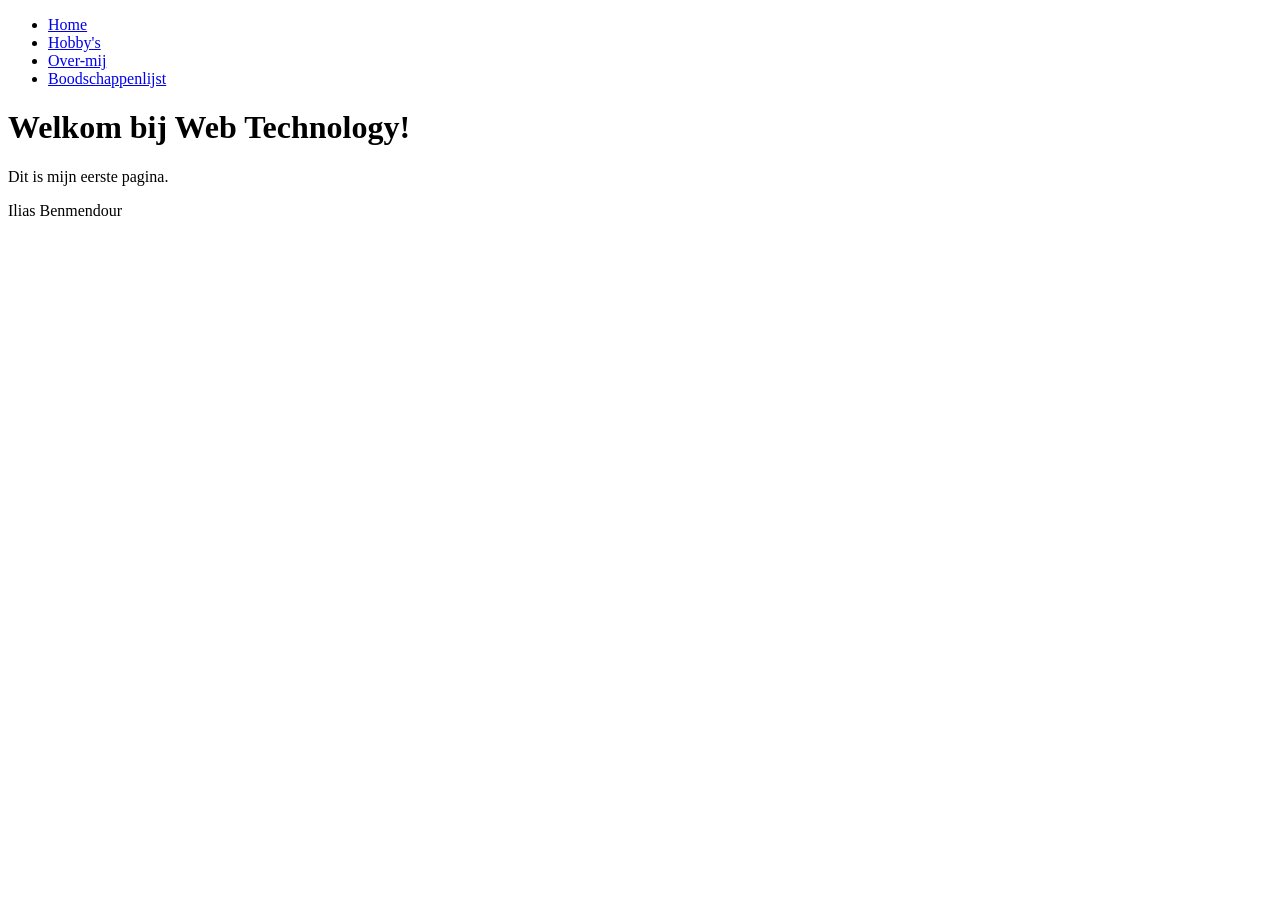
<file: labo-01/index.html>
<!doctype html>
<html lang="nl">    
<head>
    <meta  charset="utf-8">
    <meta name="viewport" content="width=device-width, initial-scale=1">
    <title> Mijn eerste pagina</title>
</head>
    <body>
     <header>
        <nav>
            <ul>
                <li><a href="index.html">Home</a></li>
                <li><a href="hobby.html">Hobby's</a></li>
                <li><a href="over-mij.html">Over-mij</a></li>
                <li><a href="boodschappen.html">Boodschappenlijst</a></li>
            </ul>
        </nav>
    </header>
        <h1>Welkom bij Web Technology!</h1>
        <p>Dit is mijn eerste pagina.</p>
    <footer>
        <p>Ilias Benmendour</p>
    </footer>
    </body>
  </html>
</file>
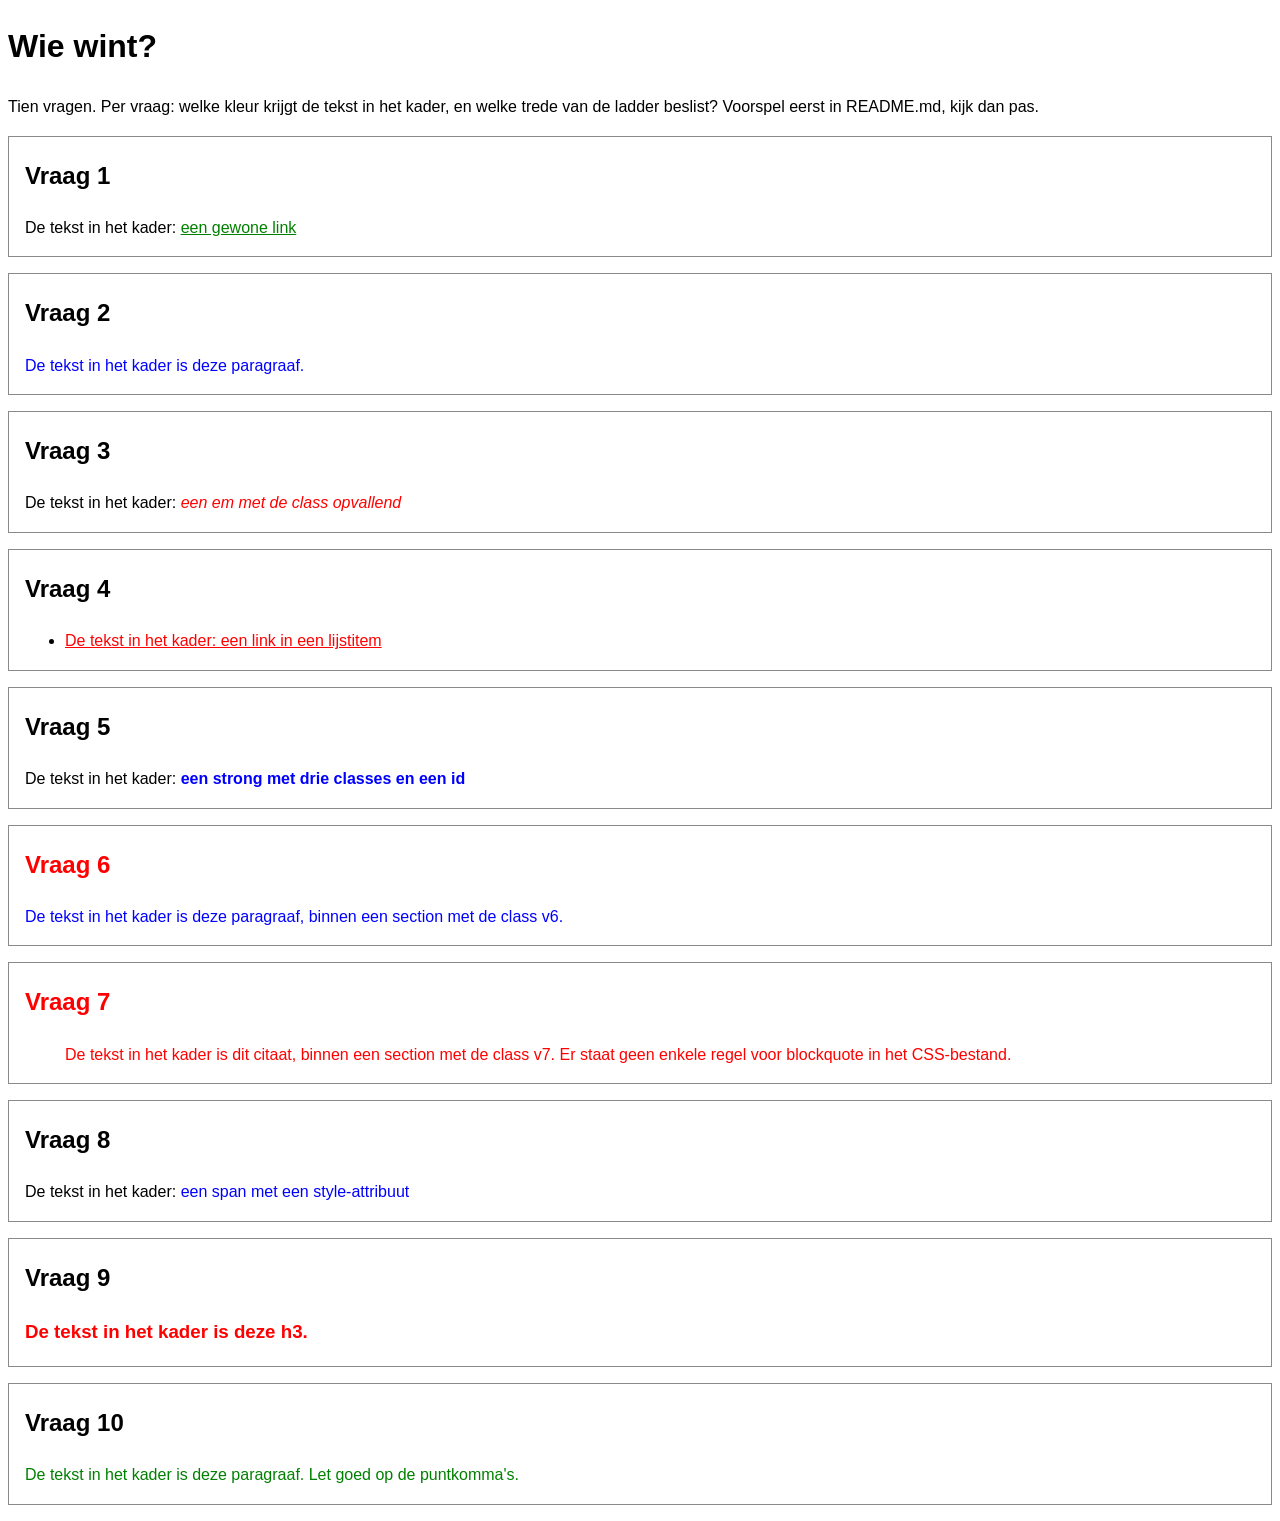
<file: labo-02/cascade/index.html>
<!-- index.html - oefening 3: voorspel, dan kijk. Wijzig dit bestand niet. -->
<!doctype html>
<html lang="nl">
  <head>
    <meta charset="utf-8">
    <meta name="viewport" content="width=device-width, initial-scale=1">
    <title>Wie wint? Tien vragen over de cascade</title>
    <link rel="stylesheet" href="css/stijl.css">
  </head>
  <body>
    <h1>Wie wint?</h1>
    <p>Tien vragen. Per vraag: welke kleur krijgt de tekst in het kader, en welke trede van de ladder beslist? Voorspel eerst in README.md, kijk dan pas.</p>

    <section class="vraag v1">
      <h2>Vraag 1</h2>
      <p>De tekst in het kader: <a href="#">een gewone link</a></p>
    </section>

    <section class="vraag v2">
      <h2>Vraag 2</h2>
      <p class="v2-tekst">De tekst in het kader is deze paragraaf.</p>
    </section>

    <section class="vraag v3">
      <h2>Vraag 3</h2>
      <p>De tekst in het kader: <em class="opvallend">een em met de class opvallend</em></p>
    </section>

    <section class="vraag v4">
      <h2>Vraag 4</h2>
      <ul>
        <li><a href="#">De tekst in het kader: een link in een lijstitem</a></li>
      </ul>
    </section>

    <section class="vraag v5">
      <h2>Vraag 5</h2>
      <p>De tekst in het kader: <strong class="een twee drie" id="v5-tekst">een strong met drie classes en een id</strong></p>
    </section>

    <section class="vraag v6">
      <h2>Vraag 6</h2>
      <p class="v6-tekst">De tekst in het kader is deze paragraaf, binnen een section met de class v6.</p>
    </section>

    <section class="vraag v7">
      <h2>Vraag 7</h2>
      <blockquote>De tekst in het kader is dit citaat, binnen een section met de class v7. Er staat geen enkele regel voor blockquote in het CSS-bestand.</blockquote>
    </section>

    <section class="vraag v8">
      <h2>Vraag 8</h2>
      <p>De tekst in het kader: <span class="v8-tekst" style="color: blue">een span met een style-attribuut</span></p>
    </section>

    <section class="vraag v9">
      <h2>Vraag 9</h2>
      <h3 class="v9-tekst">De tekst in het kader is deze h3.</h3>
    </section>

    <section class="vraag v10">
      <h2>Vraag 10</h2>
      <p class="v10-tekst">De tekst in het kader is deze paragraaf. Let goed op de puntkomma's.</p>
    </section>
  </body>
</html>
</file>
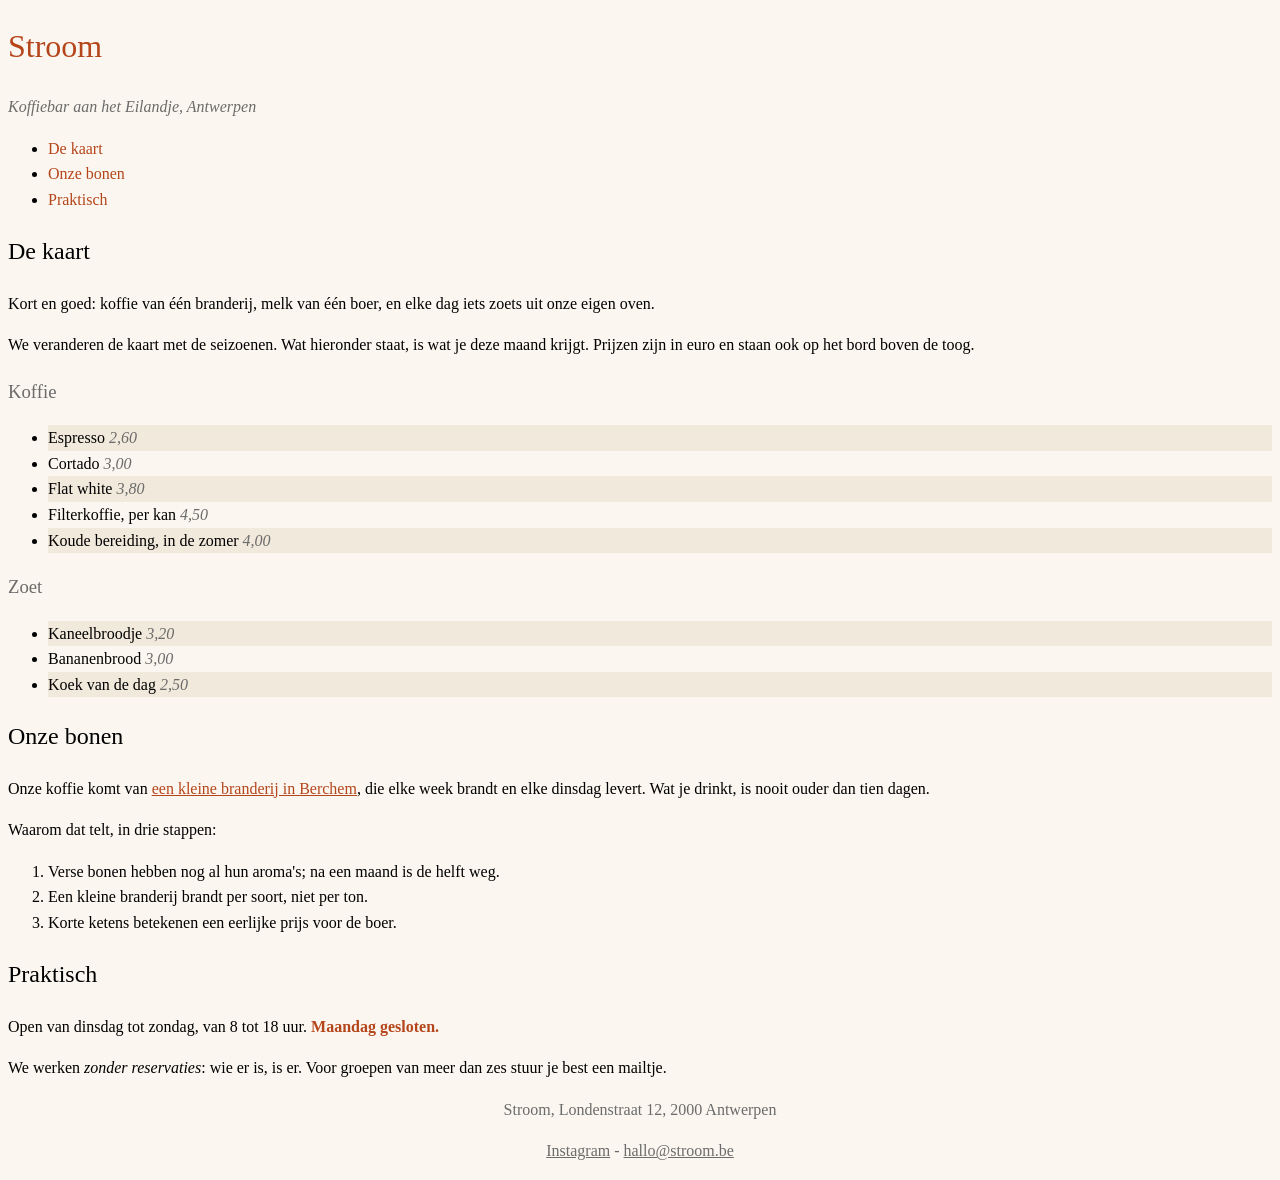
<file: labo-02/nabouw/index.html>
<!-- index.html - nabouw labo 2. Dit bestand mag je NIET wijzigen: geen class erbij, geen element verplaatst, geen style-attribuut. Jij schrijft css/stijl.css. -->
<!--
  Wat het screenshot niet kan tonen (hover en focus):
  - links in de navigatie: accentkleur, vet, geen onderstreping;
    bij hover en focus: inktkleur en onderstreept
  - links in main: accentkleur, onderstreept;
    bij hover en focus: papierkleur op een achtergrond in de accentkleur
  - links in de footer: gedempte kleur; bij hover en focus: accentkleur
-->
<!doctype html>
<html lang="nl">
  <head>
    <meta charset="utf-8">
    <meta name="viewport" content="width=device-width, initial-scale=1">
    <title>Stroom - koffiebar aan het Eilandje</title>
    <link rel="stylesheet" href="css/stijl.css">
  </head>
  <body>
    <header>
      <h1>Stroom</h1>
      <p class="slogan">Koffiebar aan het Eilandje, Antwerpen</p>
      <nav>
        <ul>
          <li><a href="#kaart">De kaart</a></li>
          <li><a href="#bonen">Onze bonen</a></li>
          <li><a href="#praktisch">Praktisch</a></li>
        </ul>
      </nav>
    </header>

    <main>
      <article>
        <h2 id="kaart">De kaart</h2>
        <p class="intro">Kort en goed: koffie van één branderij, melk van één boer, en elke dag iets zoets uit onze eigen oven.</p>
        <p>We veranderen de kaart met de seizoenen. Wat hieronder staat, is wat je deze maand krijgt. Prijzen zijn in euro en staan ook op het bord boven de toog.</p>

        <h3>Koffie</h3>
        <ul class="kaart">
          <li>Espresso <span class="prijs">2,60</span></li>
          <li>Cortado <span class="prijs">3,00</span></li>
          <li>Flat white <span class="prijs">3,80</span></li>
          <li>Filterkoffie, per kan <span class="prijs">4,50</span></li>
          <li>Koude bereiding, in de zomer <span class="prijs">4,00</span></li>
        </ul>

        <h3>Zoet</h3>
        <ul class="kaart">
          <li>Kaneelbroodje <span class="prijs">3,20</span></li>
          <li>Bananenbrood <span class="prijs">3,00</span></li>
          <li>Koek van de dag <span class="prijs">2,50</span></li>
        </ul>

        <h2 id="bonen">Onze bonen</h2>
        <p>Onze koffie komt van <a href="https://www.example.be">een kleine branderij in Berchem</a>, die elke week brandt en elke dinsdag levert. Wat je drinkt, is nooit ouder dan tien dagen.</p>
        <p>Waarom dat telt, in drie stappen:</p>
        <ol>
          <li>Verse bonen hebben nog al hun aroma's; na een maand is de helft weg.</li>
          <li>Een kleine branderij brandt per soort, niet per ton.</li>
          <li>Korte ketens betekenen een eerlijke prijs voor de boer.</li>
        </ol>

        <h2 id="praktisch">Praktisch</h2>
        <p>Open van dinsdag tot zondag, van 8 tot 18 uur. <strong>Maandag gesloten.</strong></p>
        <p>We werken <em>zonder reservaties</em>: wie er is, is er. Voor groepen van meer dan zes stuur je best een mailtje.</p>
      </article>
    </main>

    <footer>
      <p>Stroom, Londenstraat 12, 2000 Antwerpen</p>
      <p><a href="https://www.instagram.com">Instagram</a> - <a href="mailto:hallo@stroom.be">hallo@stroom.be</a></p>
    </footer>
  </body>
</html>
</file>
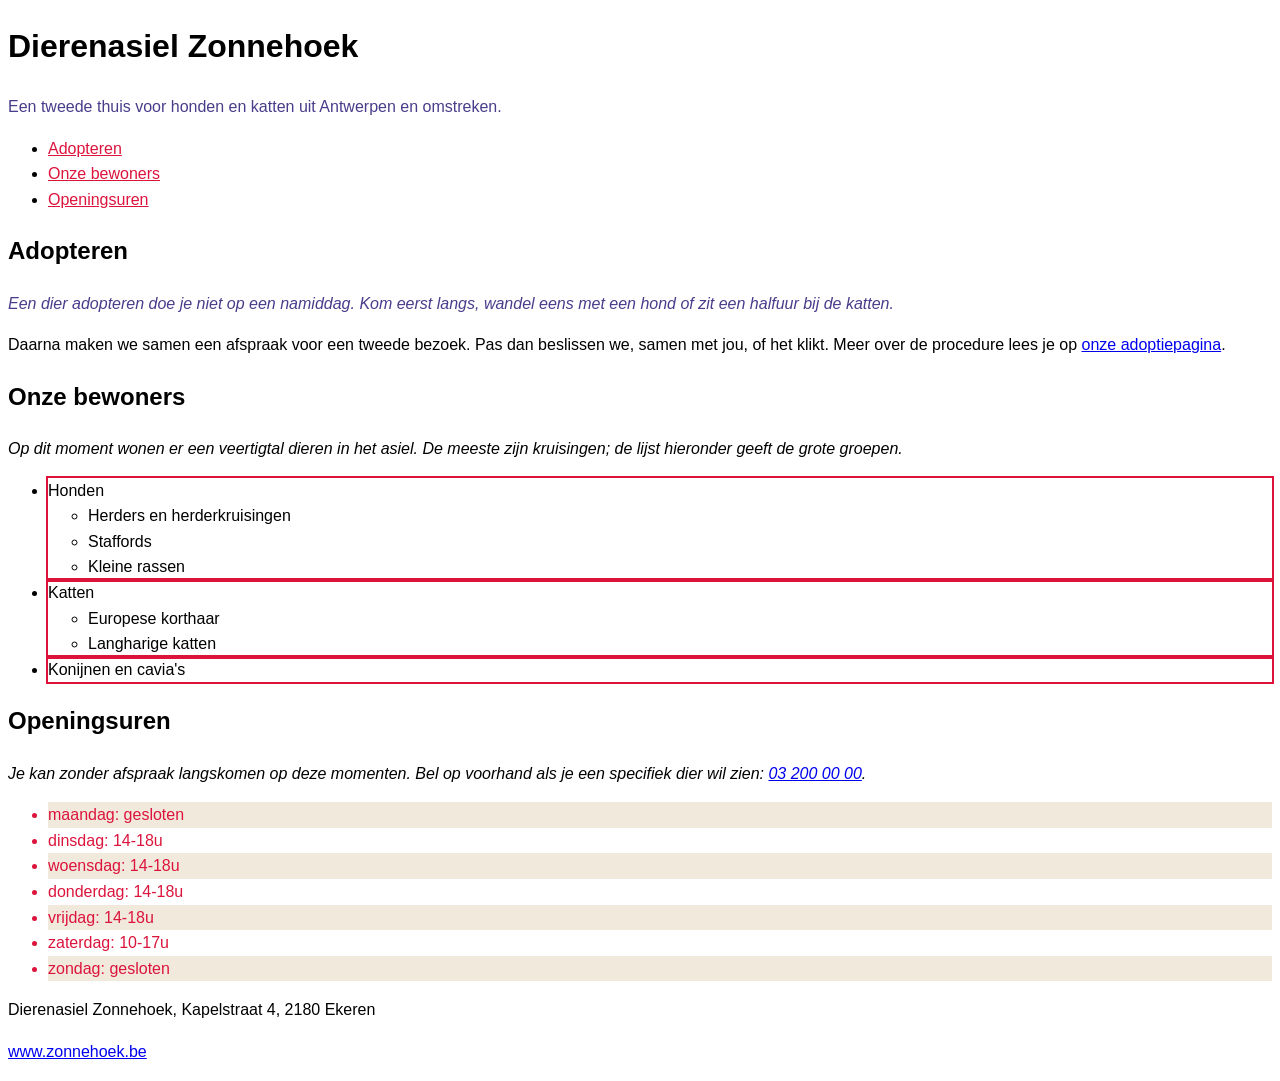
<file: labo-02/selectors/index.html>
<!-- index.html - oefening 2: selectors. Wijzig dit bestand niet; alles wat je nodig hebt, staat erin. -->
<!doctype html>
<html lang="nl">
  <head>
    <meta charset="utf-8">
    <meta name="viewport" content="width=device-width, initial-scale=1">
    <title>Dierenasiel Zonnehoek</title>
    <link rel="stylesheet" href="css/stijl.css">
  </head>
  <body>
    <header>
      <h1>Dierenasiel Zonnehoek</h1>
      <p class="slogan">Een tweede thuis voor honden en katten uit Antwerpen en omstreken.</p>
      <nav>
        <ul>
          <li><a href="#adopteren">Adopteren</a></li>
          <li><a href="#rassen">Onze bewoners</a></li>
          <li><a href="#uren">Openingsuren</a></li>
        </ul>
      </nav>
    </header>

    <main>
      <article>
        <h2 id="adopteren">Adopteren</h2>
        <p class="intro">Een dier adopteren doe je niet op een namiddag. Kom eerst langs, wandel eens met een hond of zit een halfuur bij de katten.</p>
        <p>Daarna maken we samen een afspraak voor een tweede bezoek. Pas dan beslissen we, samen met jou, of het klikt. Meer over de procedure lees je op <a href="https://www.zonnehoek.be/adoptie">onze adoptiepagina</a>.</p>

        <h2 id="rassen">Onze bewoners</h2>
        <p>Op dit moment wonen er een veertigtal dieren in het asiel. De meeste zijn kruisingen; de lijst hieronder geeft de grote groepen.</p>
        <ul class="rassen">
          <li>Honden
            <ul>
              <li>Herders en herderkruisingen</li>
              <li>Staffords</li>
              <li>Kleine rassen</li>
            </ul>
          </li>
          <li>Katten
            <ul>
              <li>Europese korthaar</li>
              <li>Langharige katten</li>
            </ul>
          </li>
          <li>Konijnen en cavia's</li>
        </ul>

        <h2 id="uren">Openingsuren</h2>
        <p>Je kan zonder afspraak langskomen op deze momenten. Bel op voorhand als je een specifiek dier wil zien: <a href="tel:+3232000000">03 200 00 00</a>.</p>
        <ul class="uren">
          <li>maandag: gesloten</li>
          <li>dinsdag: 14-18u</li>
          <li>woensdag: 14-18u</li>
          <li>donderdag: 14-18u</li>
          <li>vrijdag: 14-18u</li>
          <li>zaterdag: 10-17u</li>
          <li>zondag: gesloten</li>
        </ul>
      </article>
    </main>

    <footer>
      <p>Dierenasiel Zonnehoek, Kapelstraat 4, 2180 Ekeren</p>
      <p><a href="https://www.zonnehoek.be">www.zonnehoek.be</a></p>
    </footer>
  </body>
</html>
</file>
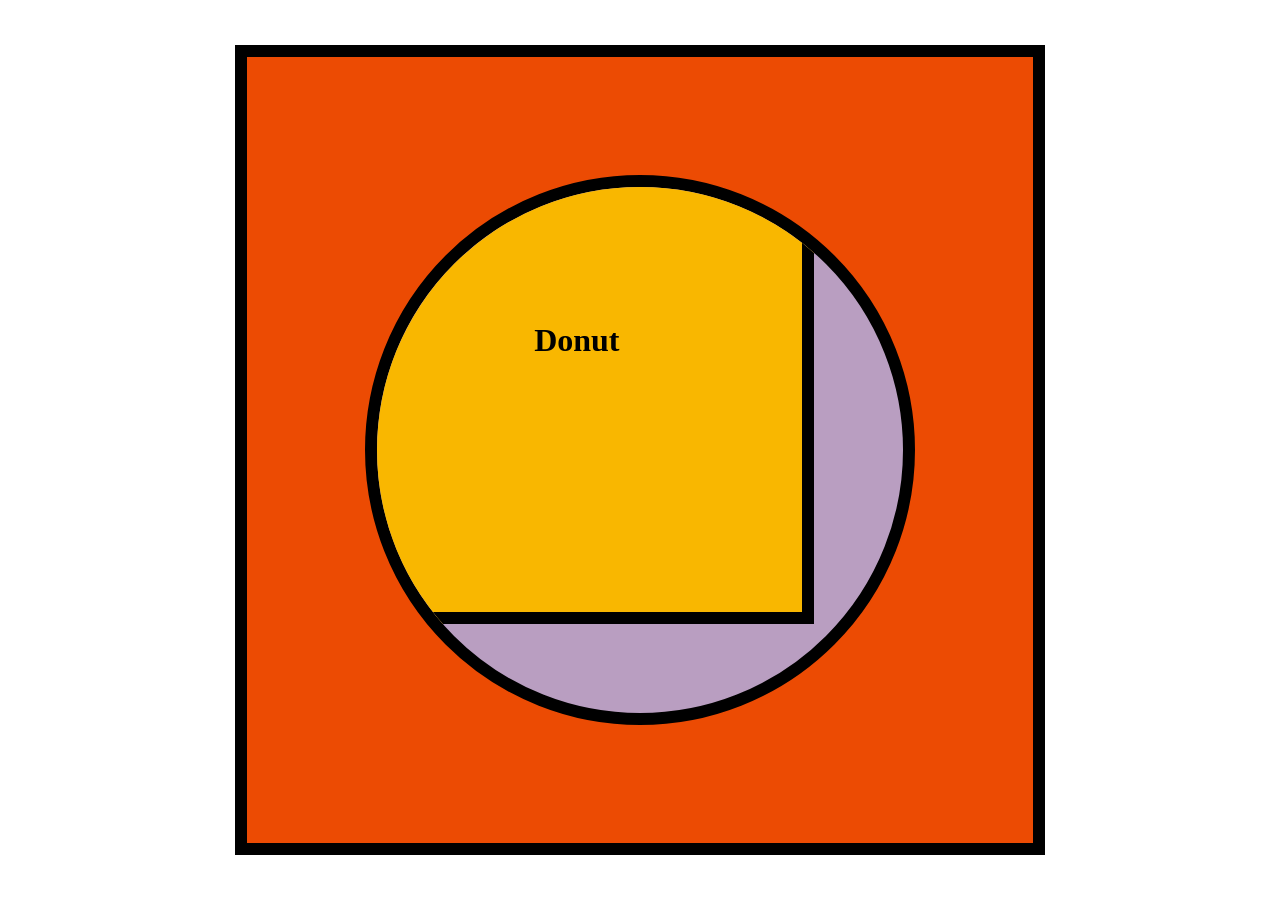
<file: labo-03/donut/index.html>
<!doctype html>
<html lang="en">
<head>
  <meta charset="utf-8">
  <meta name="viewport" content="width=device-width, initial-scale=1">
  <title>Labo 3 - Donut</title>
  <link rel="stylesheet" href="css/reset.css">
  <link rel="stylesheet" href="css/stijl.css">
</head>
<body>
  <!-- Do not change this file. Write your CSS in css/stijl.css. -->
  <main>
    <div>
      <h1>Donut</h1>
    </div>
  </main>
</body>
</html>
</file>
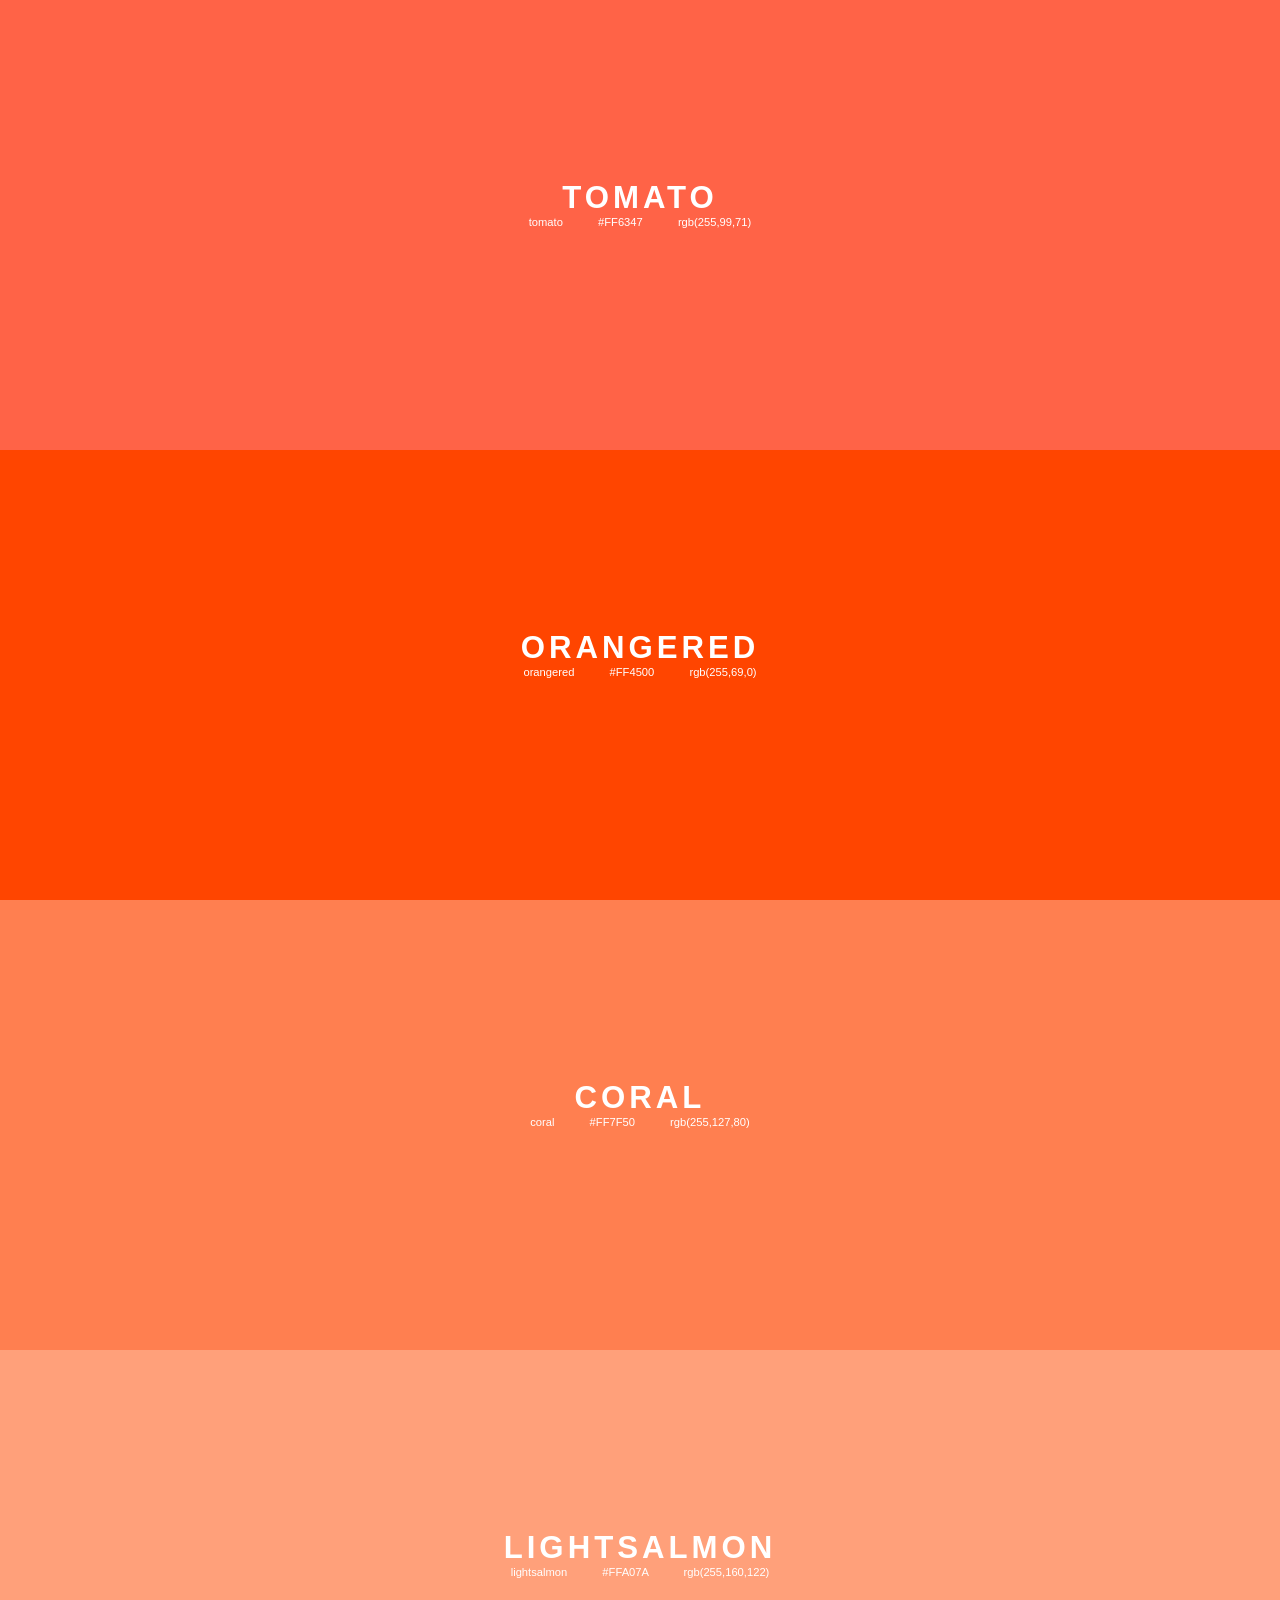
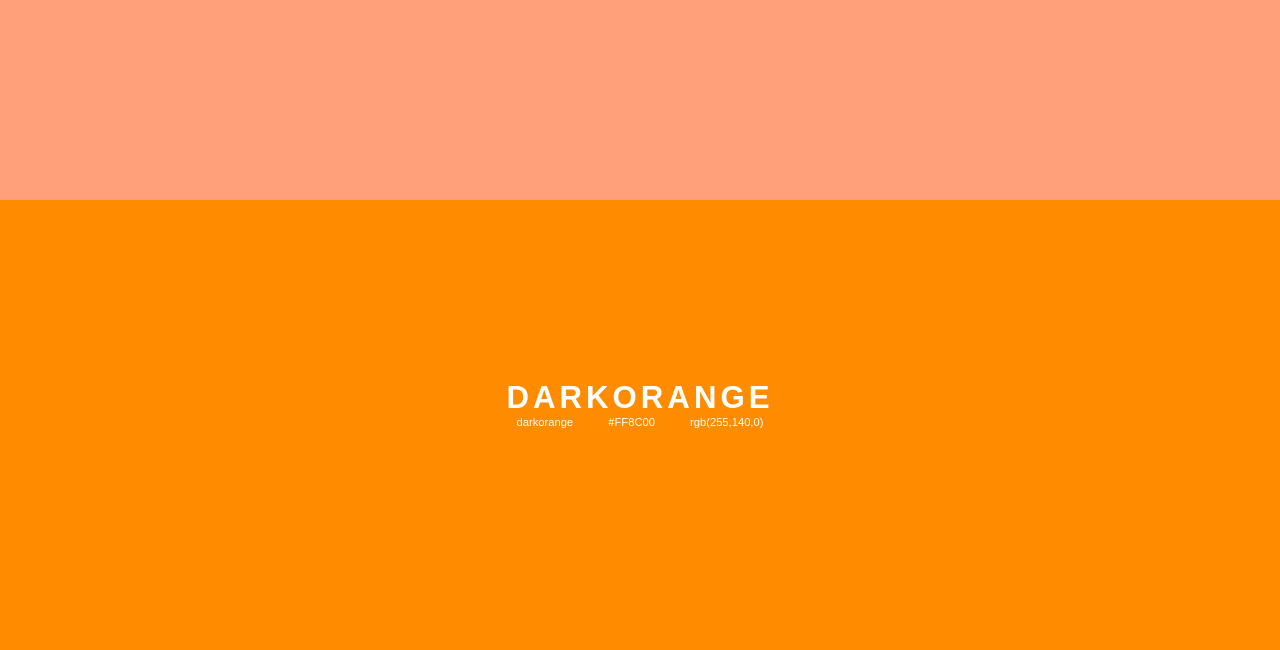
<file: labo-03/kleuren/index.html>
<!doctype html>
<html lang="en">
<head>
  <meta charset="utf-8">
  <meta name="viewport" content="width=device-width, initial-scale=1">
  <title>Labo 3 - Kleurenstalen</title>
  <link rel="stylesheet" href="css/reset.css">
  <link rel="stylesheet" href="css/stijl.css">
</head>
<body>
  <!-- Do not change this file. Write your CSS in css/stijl.css. -->
  <ul>
    <li class="tomato">
      <h2>TOMATO</h2>
      <p class="codes"><span>tomato</span> <span>#FF6347</span> <span>rgb(255,99,71)</span></p>
    </li>
    <li class="orangered">
      <h2>ORANGERED</h2>
      <p class="codes"><span>orangered</span> <span>#FF4500</span> <span>rgb(255,69,0)</span></p>
    </li>
    <li class="coral">
      <h2>CORAL</h2>
      <p class="codes"><span>coral</span> <span>#FF7F50</span> <span>rgb(255,127,80)</span></p>
    </li>
    <li class="lightsalmon">
      <h2>LIGHTSALMON</h2>
      <p class="codes"><span>lightsalmon</span> <span>#FFA07A</span> <span>rgb(255,160,122)</span></p>
    </li>
    <li class="darkorange">
      <h2>DARKORANGE</h2>
      <p class="codes"><span>darkorange</span> <span>#FF8C00</span> <span>rgb(255,140,0)</span></p>
    </li>
  </ul>
</body>
</html>
</file>
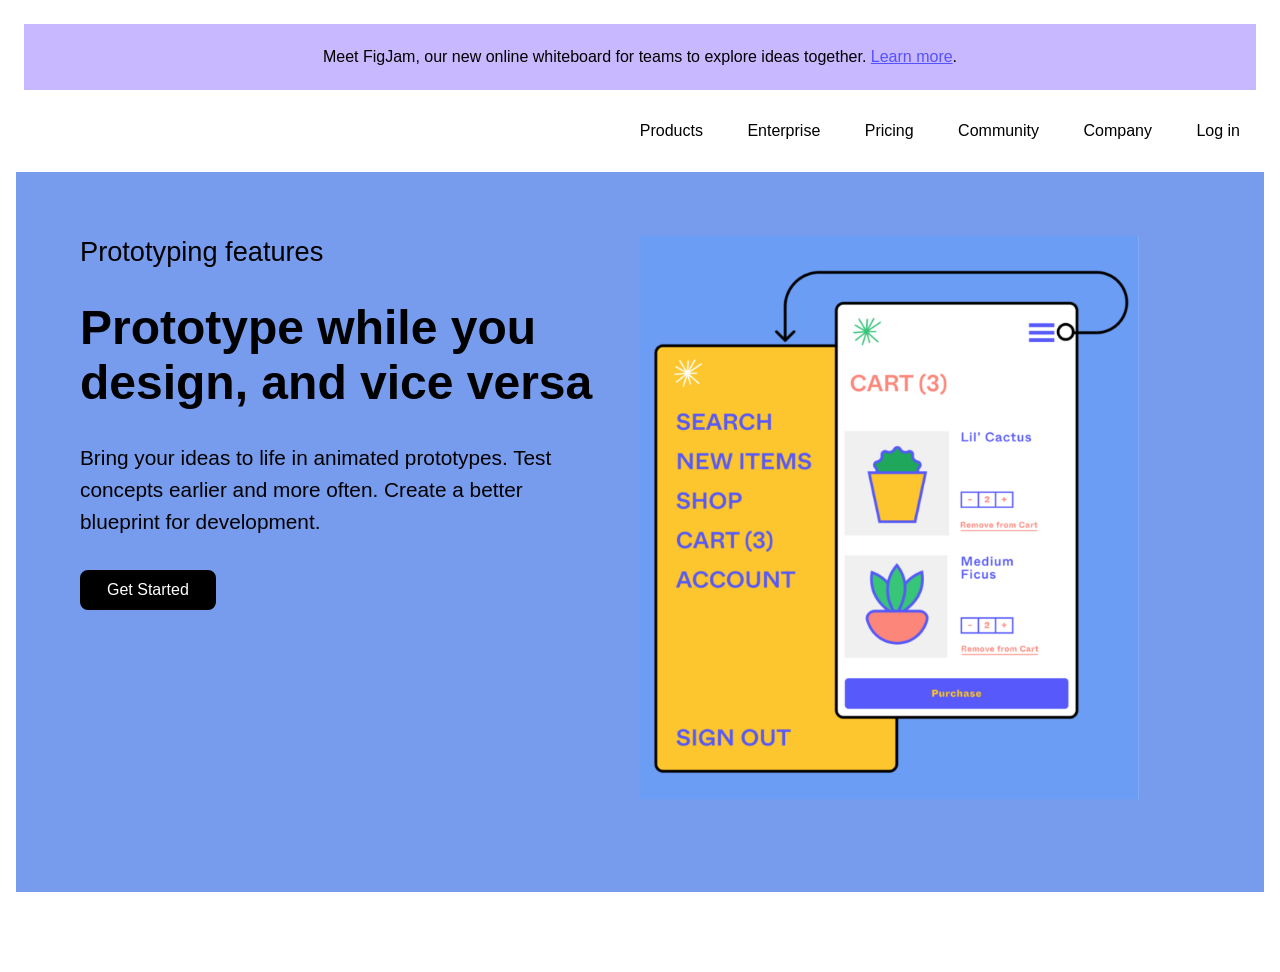
<file: labo-03/landing/index.html>
<!doctype html>
<html lang="en">
<head>
  <meta charset="utf-8">
  <meta name="viewport" content="width=device-width, initial-scale=1">
  <title>Labo 3 - Landingspagina</title>
  <link rel="stylesheet" href="css/reset.css">
  <link rel="stylesheet" href="css/stijl.css">
</head>
<body>
  <!-- Do not change this file. Write your CSS in css/stijl.css.
       Not visible in the screenshot: on :hover and :focus the links in the
       banner and in the navigation get an underline, and the button turns
       dark grey (#333333) instead of black. -->
  <div class="banner">
    <p>Meet FigJam, our new online whiteboard for teams to explore ideas together. <a href="#">Learn more</a>.</p>
  </div>
  <header>
    <nav>
      <ul>
        <li><a href="#">Products</a></li>
        <li><a href="#">Enterprise</a></li>
        <li><a href="#">Pricing</a></li>
        <li><a href="#">Community</a></li>
        <li><a href="#">Company</a></li>
        <li><a href="#">Log in</a></li>
      </ul>
    </nav>
  </header>
  <main>
    <article>
      <p class="bovenkop">Prototyping features</p>
      <h1>Prototype while you design, and vice versa</h1>
      <p>Bring your ideas to life in animated prototypes. Test concepts earlier and more often. Create a better blueprint for development.</p>
      <a href="#" class="knop">Get Started</a>
    </article><!-- no whitespace between these two tags: see syllabus 3.7 --><div class="afbeelding">
      <img src="afbeeldingen/prototype.png" alt="Prototype of a plant shop: a yellow menu panel next to a white cart screen">
    </div>
  </main>
</body>
</html>
</file>
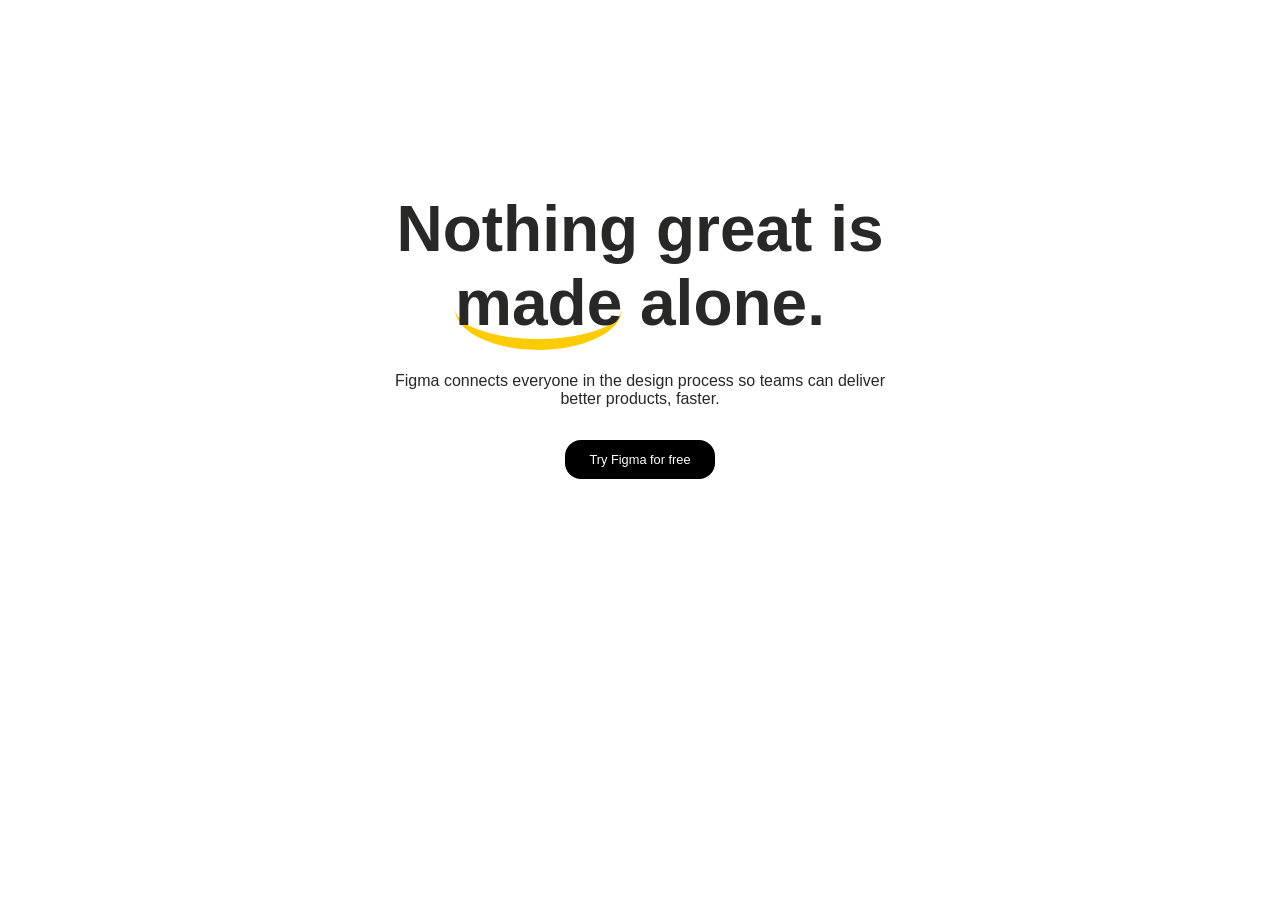
<file: labo-03/slogan/index.html>
<!doctype html>
<html lang="en">
<head>
  <meta charset="utf-8">
  <meta name="viewport" content="width=device-width, initial-scale=1">
  <title>Labo 3 - Slogan</title>
  <link rel="stylesheet" href="css/reset.css">
  <link rel="stylesheet" href="css/stijl.css">
</head>
<body>
  <!-- Do not change this file. Write your CSS in css/stijl.css.
       Not visible in the screenshot: on :hover and :focus the button turns
       dark grey (#333333) instead of black. -->
  <h2>Nothing great is <span>made</span> alone.</h2>
  <p>Figma connects everyone in the design process so teams can deliver better products, faster.</p>
  <a href="https://www.figma.com">Try Figma for free</a>
</body>
</html>
</file>
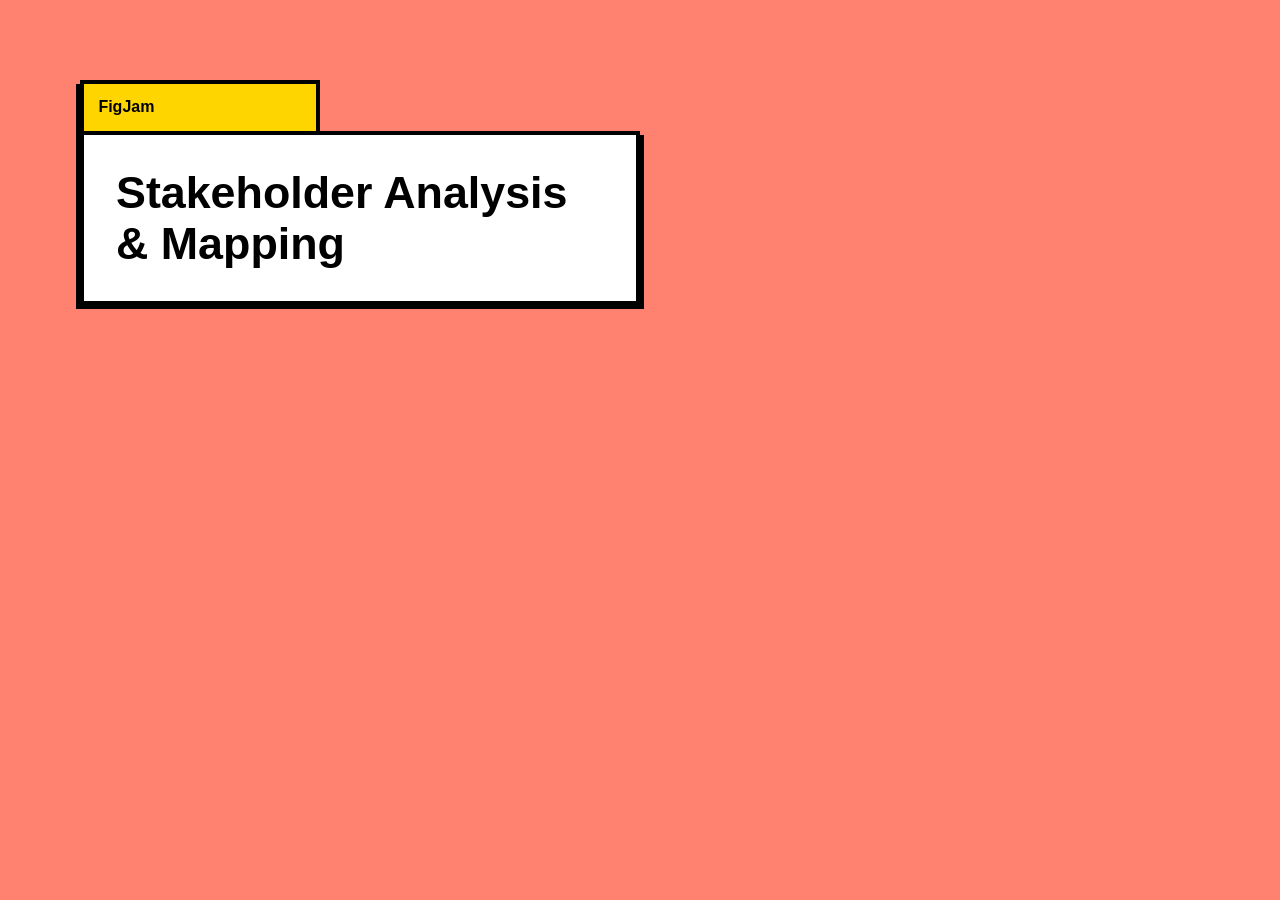
<file: labo-03/tabblad/index.html>
<!doctype html>
<html lang="en">
<head>
  <meta charset="utf-8">
  <meta name="viewport" content="width=device-width, initial-scale=1">
  <title>Labo 3 - Tabblad</title>
  <link rel="stylesheet" href="css/reset.css">
  <link rel="stylesheet" href="css/stijl.css">
</head>
<body>
  <!-- Do not change this file. Write your CSS in css/stijl.css. -->
  <h1>FigJam</h1>
  <h2>Stakeholder Analysis & Mapping</h2>
</body>
</html>
</file>
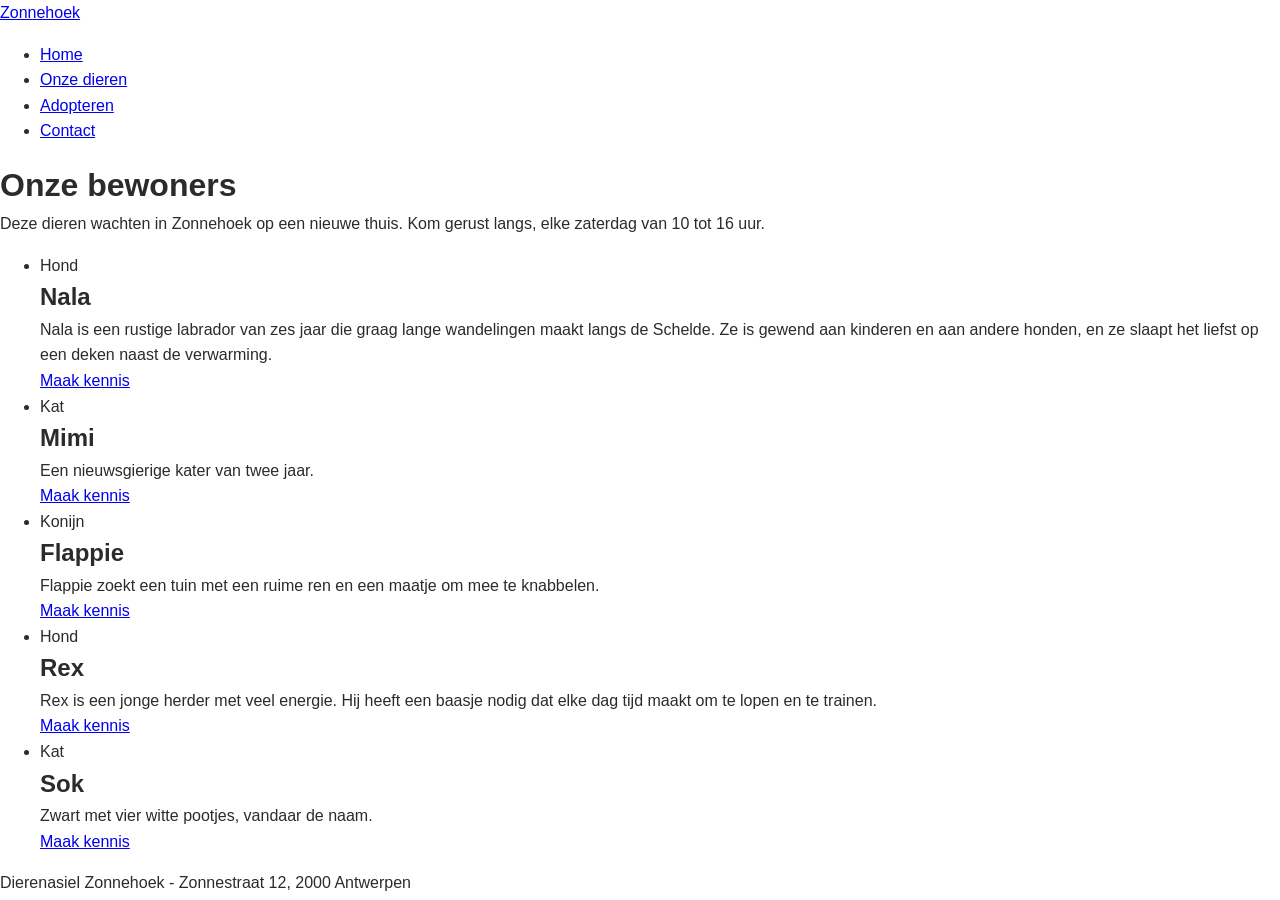
<file: labo-04/dierenasiel/index.html>
<!doctype html>
<html lang="nl">
<head>
  <meta charset="utf-8">
  <meta name="viewport" content="width=device-width, initial-scale=1">
  <title>Labo 4 - Dierenasiel Zonnehoek</title>
  <link rel="stylesheet" href="css/reset.css">
  <link rel="stylesheet" href="css/stijl.css">
</head>
<body>
  <!-- Do not change this file. Write your CSS in css/stijl.css.
       Not visible in the screenshot: on :hover and :focus the links in the
       navigation get an underline, and a button turns dark (#2b2b2b). -->
  <header>
    <a class="logo" href="index.html">Zonnehoek</a>
    <nav>
      <ul>
        <li><a href="index.html">Home</a></li>
        <li><a href="dieren.html" class="actief">Onze dieren</a></li>
        <li><a href="adopteren.html">Adopteren</a></li>
        <li><a href="contact.html">Contact</a></li>
      </ul>
    </nav>
  </header>
  <main>
    <h1>Onze bewoners</h1>
    <p class="intro">Deze dieren wachten in Zonnehoek op een nieuwe thuis. Kom gerust langs, elke zaterdag van 10 tot 16 uur.</p>
    <ul class="kaarten">
      <li class="kaart uitgelicht">
        <p class="soort">Hond</p>
        <h2>Nala</h2>
        <p class="beschrijving">Nala is een rustige labrador van zes jaar die graag lange wandelingen maakt langs de Schelde. Ze is gewend aan kinderen en aan andere honden, en ze slaapt het liefst op een deken naast de verwarming.</p>
        <a class="knop" href="#">Maak kennis</a>
      </li>
      <li class="kaart">
        <p class="soort">Kat</p>
        <h2>Mimi</h2>
        <p class="beschrijving">Een nieuwsgierige kater van twee jaar.</p>
        <a class="knop" href="#">Maak kennis</a>
      </li>
      <li class="kaart">
        <p class="soort">Konijn</p>
        <h2>Flappie</h2>
        <p class="beschrijving">Flappie zoekt een tuin met een ruime ren en een maatje om mee te knabbelen.</p>
        <a class="knop" href="#">Maak kennis</a>
      </li>
      <li class="kaart">
        <p class="soort">Hond</p>
        <h2>Rex</h2>
        <p class="beschrijving">Rex is een jonge herder met veel energie. Hij heeft een baasje nodig dat elke dag tijd maakt om te lopen en te trainen.</p>
        <a class="knop" href="#">Maak kennis</a>
      </li>
      <li class="kaart">
        <p class="soort">Kat</p>
        <h2>Sok</h2>
        <p class="beschrijving">Zwart met vier witte pootjes, vandaar de naam.</p>
        <a class="knop" href="#">Maak kennis</a>
      </li>
    </ul>
  </main>
  <footer>
    <p>Dierenasiel Zonnehoek - Zonnestraat 12, 2000 Antwerpen</p>
  </footer>
</body>
</html>
</file>
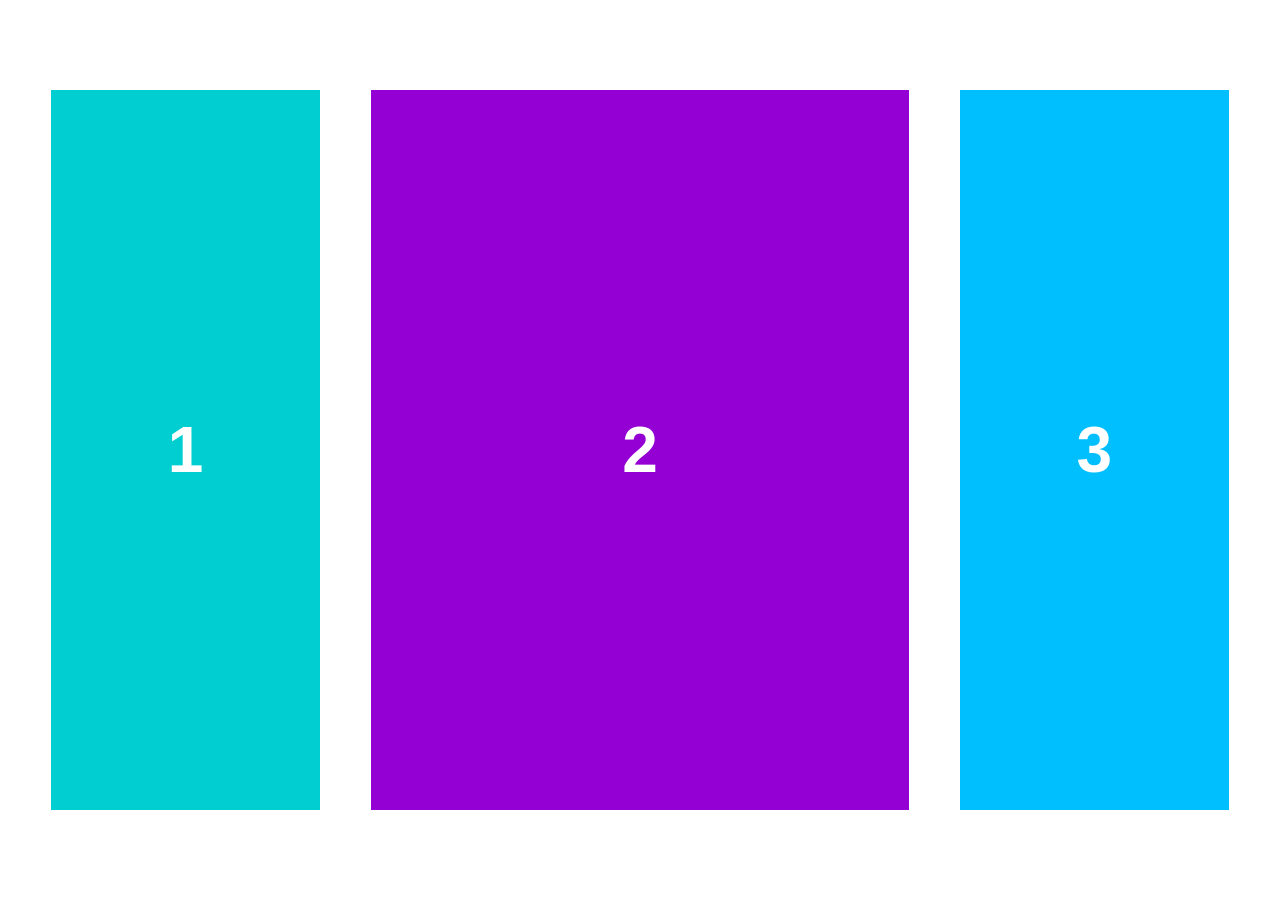
<file: labo-04/kolommen/index.html>
<!doctype html>
<html lang="nl">
<head>
  <meta charset="utf-8">
  <meta name="viewport" content="width=device-width, initial-scale=1">
  <title>Labo 4 - Drie kolommen</title>
  <link rel="stylesheet" href="css/reset.css">
  <link rel="stylesheet" href="css/stijl.css">
</head>
<body>
  <!-- Do not change this file. Write your CSS in css/stijl.css. -->
  <main>
    <div>1</div>
    <div>2</div>
    <div>3</div>
  </main>
</body>
</html>
</file>
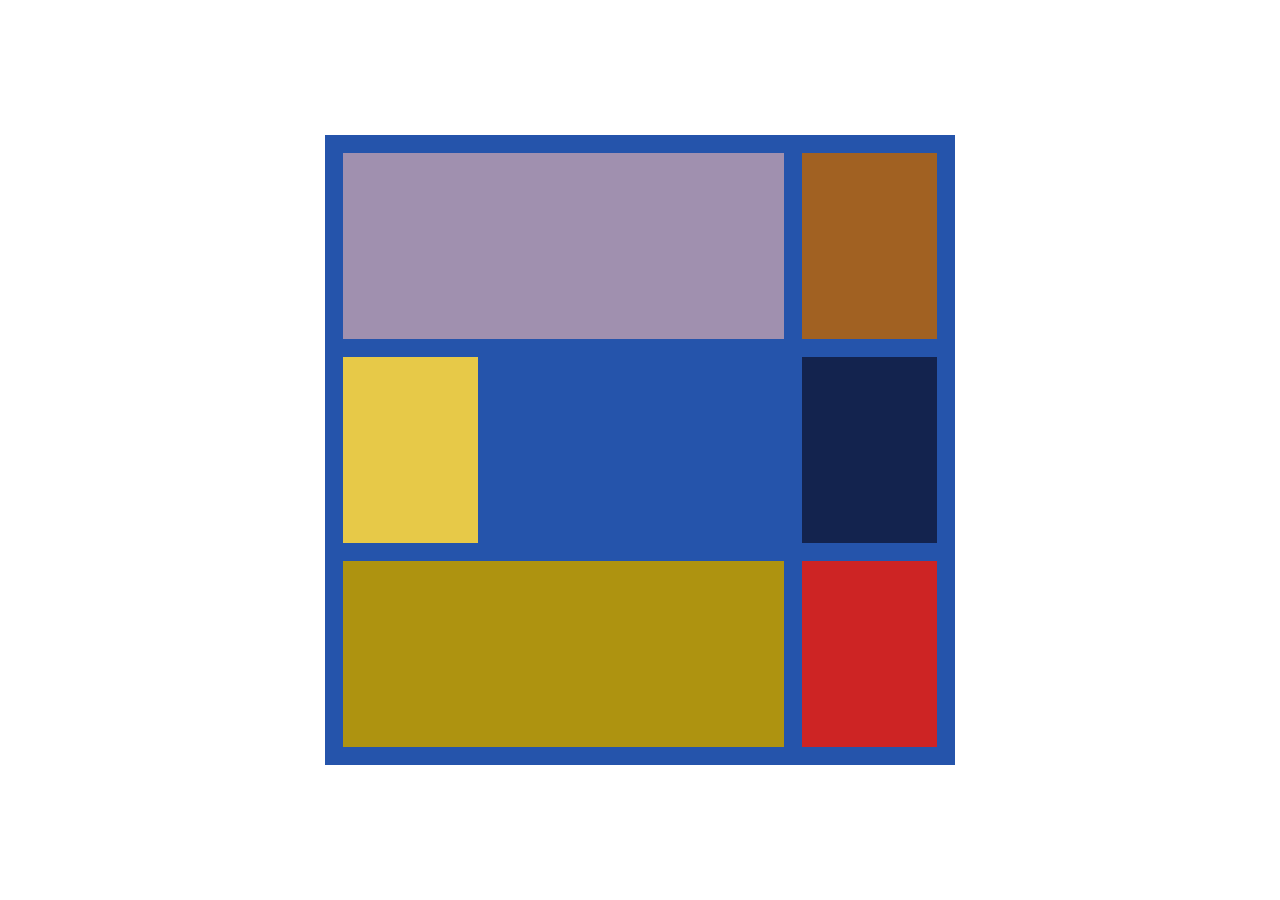
<file: labo-04/mondriaan/index.html>
<!doctype html>
<html lang="nl">
<head>
  <meta charset="utf-8">
  <meta name="viewport" content="width=device-width, initial-scale=1">
  <title>Labo 4 - Mondriaan</title>
  <link rel="stylesheet" href="css/reset.css">
  <link rel="stylesheet" href="css/stijl.css">
</head>
<body>
  <!-- Do not change this file. Write your CSS in css/stijl.css. -->
  <main class="schilderij">
    <div class="lila"></div>
    <div class="bruin"></div>
    <div class="geel"></div>
    <div class="marine"></div>
    <div class="olijf"></div>
    <div class="rood"></div>
  </main>
</body>
</html>
</file>
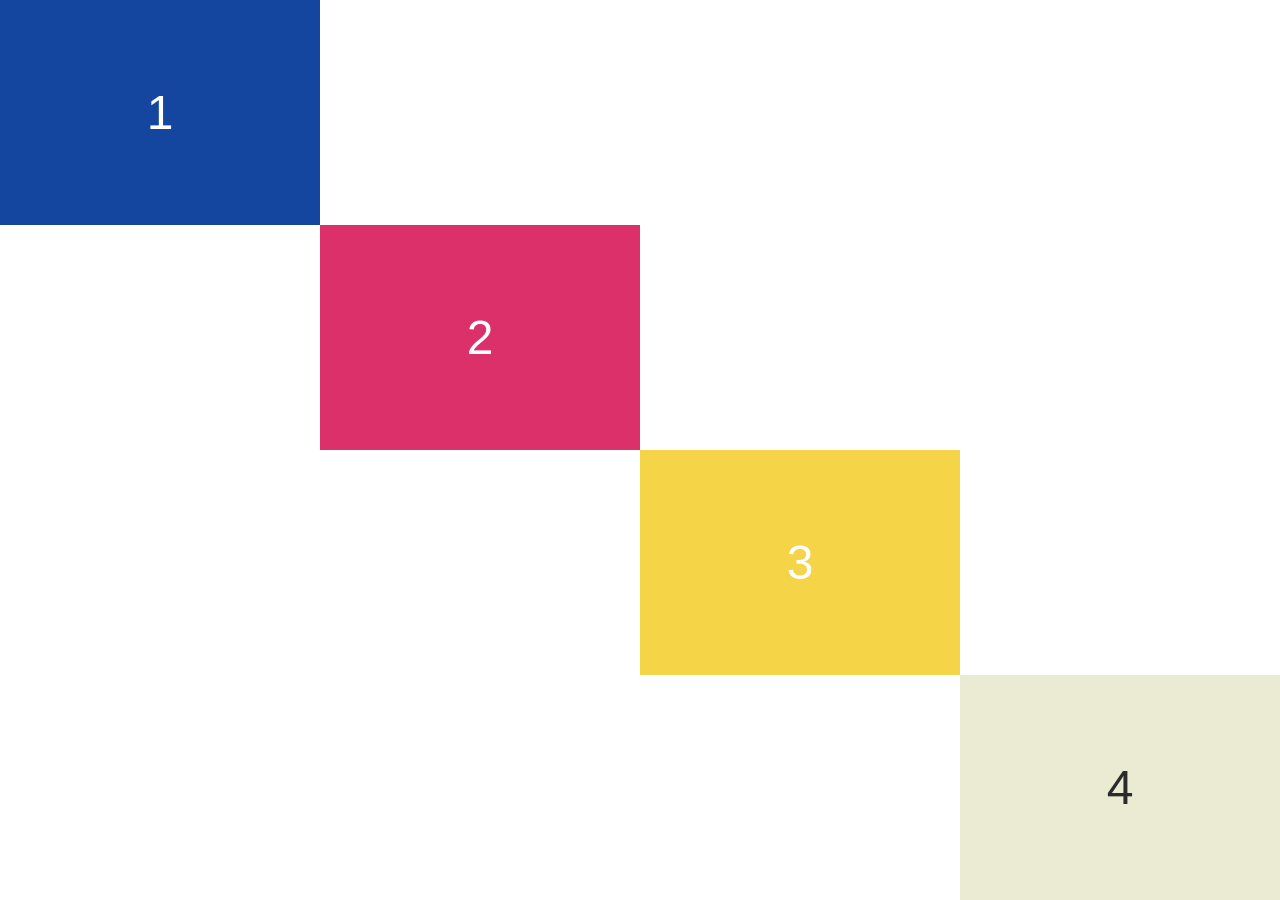
<file: labo-04/trap/index.html>
<!doctype html>
<html lang="nl">
<head>
  <meta charset="utf-8">
  <meta name="viewport" content="width=device-width, initial-scale=1">
  <title>Labo 4 - Trap</title>
  <link rel="stylesheet" href="css/reset.css">
  <link rel="stylesheet" href="css/stijl.css">
</head>
<body>
  <!-- Do not change this file. Write your CSS in css/stijl.css. -->
  <main class="trap">
    <div class="trede">1</div>
    <div class="trede">2</div>
    <div class="trede">3</div>
    <div class="trede">4</div>
  </main>
</body>
</html>
</file>
<file: labo-02/cascade/css/stijl.css>
/* stijl.css - oefening 3: voorspel, dan kijk. Wijzig dit bestand niet. */

/* Opmaak van de pagina zelf; doet niet mee in de vragen. */
body {
  font-family: Verdana, sans-serif;
  line-height: 1.6;
}

.vraag {
  border: 1px solid #8a8a89;
  padding: 0 1rem;
  margin-bottom: 1rem;
}

/* ---- vraag 1 ---- */
a {
  color: green;
}

/* ---- vraag 2 ---- */
.v2-tekst {
  color: red;
}

.v2-tekst {
  color: blue;
}

/* ---- vraag 3 ---- */
.opvallend {
  color: red;
}

em {
  color: blue;
}

/* ---- vraag 4 ---- */
.v4 > a {
  color: green;
}

.v4 a {
  color: red;
}

/* ---- vraag 5 ---- */
.een.twee.drie {
  color: red;
}

#v5-tekst {
  color: blue;
}

/* ---- vraag 6 ---- */
.v6 {
  color: red;
}

.v6-tekst {
  color: blue;
}

/* ---- vraag 7 ---- */
.v7 {
  color: red;
}

/* ---- vraag 8 ---- */
.v8-tekst {
  color: red;
}

/* ---- vraag 9 ---- */
h3 {
  color: red !important;
}

.v9-tekst {
  color: blue;
}

/* ---- vraag 10 ---- */
.v10-tekst {
  color: green;
  font-size: 1.5rem
  color: blue;
}
</file>
<file: labo-02/nabouw/css/stijl.css>
body {
font-family: Verdana;
line-height: 1.6;
size: 16px;
background-color: #fbf7f0;
}

h1, h2, h3 {
font-family: Georgia;
font-weight: 500;
}

header h1, header a {
color: #b5451b;
}

.slogan{
    color: #6b6b6b;
    font-style: italic;
}

header a {
    text-decoration: none;
}

.kaart li:nth-child(odd) {
    background-color: #f1e9dc;
}

h3 {
    color: #6b6b6b;
}

a {
    color: #b5451b;
}

strong {
    color: #b5451b
}

.prijs {
color: #6b6b6b;
font-style: italic;
}

footer {
    color:#6b6b6b ;
    text-align: center;
}
footer a {
    color: #6b6b6b;
}
</file>
<file: labo-02/selectors/css/stijl.css>
/* stijl.css - oefening 2: selectors schrijven en lezen */

/* Schrijf onder elke opdracht de regel met de selector die precies die
   elementen raakt. Gebruik de declaratie die erbij staat, zodat je in de
   browser meteen ziet wat je raakte. Voeg niets toe aan index.html. */

body {
  font-family: Verdana, sans-serif;
  line-height: 1.6;
}

/* 1. alle links in de navigatie -> color: crimson; */
nav a {
      color: crimson;
}

/* 2. alleen de paragrafen in de footer -> font-size: 0.875rem; */
p footer{
      font-size: 0.875rem;
}


/* 3. alleen de lijstitems van het BUITENSTE niveau in de lijst met de class
      rassen (dus niet de items van de binnenlijsten) -> outline: 2px solid crimson;
      (outline tekent een kader rond precies het element dat je raakte; de
      property zelf komt in hoofdstuk 3) */

.rassen > li{
      outline: 2px solid crimson;
}

/* 4. de paragraaf die onmiddellijk na elke h2 komt -> font-style: italic; */

h2 + p {
      font-style: italic;
}

/* 5. elk oneven item in de lijst met openingsuren -> background-color: #f1e9dc; */
.uren li:nth-child(odd){
      background-color: #f1e9dc;
}

/* 6. het laatste item in de lijst met openingsuren -> color: crimson; */
.uren:last-child{
     color: crimson; 
}

/* 7. de slogan en de intro tegelijk, in één regel -> color: darkslateblue; */
.slogan, .intro{
color: darkslateblue;
}

/* 8. elke link in main wanneer de muis erover gaat OF wanneer ze focus heeft
      -> background-color: yellow; */
a:hover , a:focus{
      background-color: yellow;
}


/* ---- Lezen: welke elementen raken deze vijf selectors? Schrijf het antwoord
   in één zin per selector in README.md. Verander hier niets. ---- */

/* a. header nav ul li a */
/* b. article > p */
/* c. .uren li:nth-child(3) */
/* d. h2 ~ p */
/* e. .rassen li:first-child */
</file>
<file: labo-03/donut/css/stijl.css>
/* stijl.css - labo 3, donut (reset.css is linked before this file) */

/* === tokens === */
:root {
        font-family: Georgia, 'Times New Roman', Times, serif;

}

/* === your rules === */
main{
    width: 90vh;
    height: 90vh;
    border: solid black 0.75rem;
    margin: 5vh auto;
    background-color: #ec4b03;
}
div{
    width: 70%;
    height: 70%;
    border: solid black 0.75rem;
    border-radius: 50%;
    margin: 15% 15%;
    background-color:#b99ec1 ;
    overflow: hidden;
    
}
h1{
    text-align: center;
    
    width: 90%;
    height: 90%;
    border: solid black 0.75rem;
    margin: -7%;
    background-color: #f9b700;
    padding-top: 10rem;
}
</file>
<file: labo-03/kleuren/css/stijl.css>
/* stijl.css - labo 3, kleuren (reset.css is linked before this file) */

/* === tokens === */
:root {
font-family: Arial, Helvetica, sans-serif;
letter-spacing: 0.25rem;
}

/* === your rules === */
ul li{
     font-size: 1.3rem;
     height: 50vh;
     padding-top: 20vh;
     text-align: center;
     color: white;
}
ul{
    list-style: none;
    padding-left: 0;
    margin: 0;
}

.tomato{
    background-color: tomato;
    
}

.orangered{
    background-color: orangered;
    
}


.coral{
    background-color: coral;
    

}
.lightsalmon{
    background-color: lightsalmon;
    
}


.darkorange{
    background-color: darkorange;
    
}
.codes{
    word-spacing: 2rem;
    font-size: 0.7rem;
    letter-spacing: 0;
}
</file>
<file: labo-03/landing/css/stijl.css>
/* stijl.css - labo 3, landing (reset.css is linked before this file) */

/* === tokens === */
:root {
    font-family: Arial, Helvetica, sans-serif;
}

.banner {
    background-color: #c8b8ff;
    text-align: center;
    padding-top: 1.5rem;
    padding-bottom: 1.5rem;
    margin: 1.5rem 1.5rem 0 1.5rem;
}

.banner a {
    color: #5551ff;
}

header {
    text-align: right;
    padding: 1rem;
}

li a {
    text-decoration: none;
    color: black;
}

li {
    display: inline-block;
    padding-left: 1rem;
    padding-right: 1.5rem;
}

main {
    min-height: 80vh;
    background-color: #779cee;
    margin: 0 1rem 5rem 1rem;
}

article {
    width: 50%;
    padding-top: 4rem;
    padding-left: 4rem;
    display: inline-block;
    vertical-align: top;
}

.bovenkop {
    padding-bottom: 2rem;
    font-size: 1.7rem;
}

h1 + p {
    max-width: 30rem;
    font-size: 1.3rem;
    line-height: 2rem;
}

p + h1 {
    max-width: 40rem;
    padding-bottom: 2rem;
    font-size: 3rem;
}

article a {
    border: solid black;
    text-decoration: none;
    color: white;
    background-color: black;
    border-radius: 0.5rem;
    padding: 0.5rem 1.5rem;
    margin-top: 2rem;
    display: inline-block;
}

.afbeelding {
    width: 40%;
    padding-top: 4rem;
    display: inline-block;
    vertical-align: top;
}

.afbeelding img {
    width: 100%;
}

.banner a:hover,
.banner a:focus,
nav a:hover,
nav a:focus {
    text-decoration: underline;
}

.knop:hover,
.knop:focus {
    background-color: #333333;
    border-color: #333333;
}
</file>
<file: labo-03/slogan/css/stijl.css>
/* stijl.css - labo 3, slogan (reset.css is linked before this file) */

/* === tokens === */
:root {
    font-family: Arial, Helvetica, sans-serif;
}

/* === your rules === */
body{
    text-align: center;
    padding-top: 12rem;
    margin: 0;

}


h2, p{
    color:#282827;
}


h2{
    font-size: 4rem;
    max-width: 40rem;
    text-align: center;
    margin: 0 auto;
    
}


h2 span{
    border-bottom: 0.7rem solid #fccc00;
    border-radius: 50%;

}
a{
    display: inline-block;
    background-color: black;
    color: white;
    text-decoration: none;
    border-radius: 1rem;
    padding: 0.75rem 1.5rem;
    font-size: 0.8rem;
    
}
p{
max-width: 32rem;
margin: 2rem auto;

}
a:hover, a:focus{
    background-color: #333333;
}
</file>
<file: labo-03/tabblad/css/stijl.css>
/* stijl.css - labo 3, tabblad (reset.css is linked before this file) */

/* === tokens === */
:root {
font-family: Arial, Helvetica, sans-serif;
}

/* === your rules === */

body{
    background-color: #ff816f;
    padding: 5rem;
}


h1{
    background-color: #ffd500;
    width: 15rem;
    border: solid 0.25rem black;
    border-bottom: 0;
    font-size: 1rem;
    padding: 0.9rem;
    box-shadow: -0.25rem 0.25rem black;
    margin: 0;
    
}


h2{
    background-color: white;
    width: 35rem;
    border: solid 0.25rem;
    padding: 2rem 2rem;
    font-size: 2.8rem;
    box-shadow: 0.25rem 0.25rem black,
    -0.25rem 0.25rem black;
    margin: 0;
}
</file>
<file: labo-04/dierenasiel/css/stijl.css>
/* stijl.css - labo 4, dierenasiel (reset.css is linked before this file) */

/* === tokens === */
:root {
    font-family: Verdana, Geneva, Tahoma, sans-serif;
    line-height: 1.6;
    color: #2b2b2b;
}

/* === your rules === */
</file>
<file: labo-04/kolommen/css/stijl.css>
/* stijl.css - labo 4, kolommen (reset.css is linked before this file) */

/* === tokens === */
:root {

}

/* === your rules === */

main{
    display: flex;
    flex-direction: row;
    gap: 4vw;
    margin: 10vh 4vw;
    font-size: 4rem;
    font-family: Arial, Helvetica, sans-serif;
    color: white;
    font-weight: bold;
    height: 80vh;

}
div:nth-child(1){
    display: flex;
    background-color: darkturquoise;
    flex: 1;
    justify-content: center;
    align-items: center;
    
}
div:nth-child(2) {
    display: flex;
    background-color: darkviolet;
    flex: 2;
    justify-content: center;
    align-items: center;
}
div:nth-child(3){
    display: flex;
    background-color: deepskyblue;
    flex: 1;
    justify-content: center;
    align-items: center;
}
</file>
<file: labo-04/mondriaan/css/stijl.css>
/* stijl.css - labo 4, mondriaan (reset.css is linked before this file) */

/* === tokens === */
:root {

}

/* === your rules === */
.schilderij{
    display: grid;
    width:  70vh;
    height: 70vh;
    margin: 15vh auto;
    grid-template-columns: repeat(4, 1fr);
    grid-template-rows: repeat(3, 1fr);
    gap: 2vh;
    padding: 2vh;

    background-color: #2554ab;
}
.lila{
background-color: #a090af;
grid-column: 1/4;
}


.bruin{
    background-color: #a16122;
}


.geel{
    background-color: #e7c948;
    
}

.marine{
    background-color: #13234e;
    grid-column: 4/4;
}

.olijf{
    background-color: #ae9310;
    grid-column: 1/4;
}

.rood{
    background-color:  #cd2424;
}
</file>
<file: labo-04/trap/css/stijl.css>
/* stijl.css - labo 4, trap (reset.css is linked before this file) */

/* === tokens === */
:root {

}

/* === your rules === */

.trap{
    display: grid;
    grid-template-columns: repeat(4,1fr);
    grid-template-rows: repeat(4,1fr) ;
    height: 100vh;

}


.trede{
    display: grid;
    place-items: center;
    font-size: 3rem;
    font-family: Arial, Helvetica, sans-serif;
    color: white;
}


.trede:nth-child(1){
    background-color: #1446a0;

}


.trede:nth-child(2){
    background-color: #db3069;
    grid-row: 2/3;
    grid-column: 2/3;
}


.trede:nth-child(3){
    background-color: #f5d547;
    grid-row: 3/4;
    grid-column: 3/4;
}


.trede:nth-child(4){
    background-color: #ebebd3;
    color: #2b2b2b;
    grid-row: 4/5;
    grid-column: 4/5;
}
</file>
